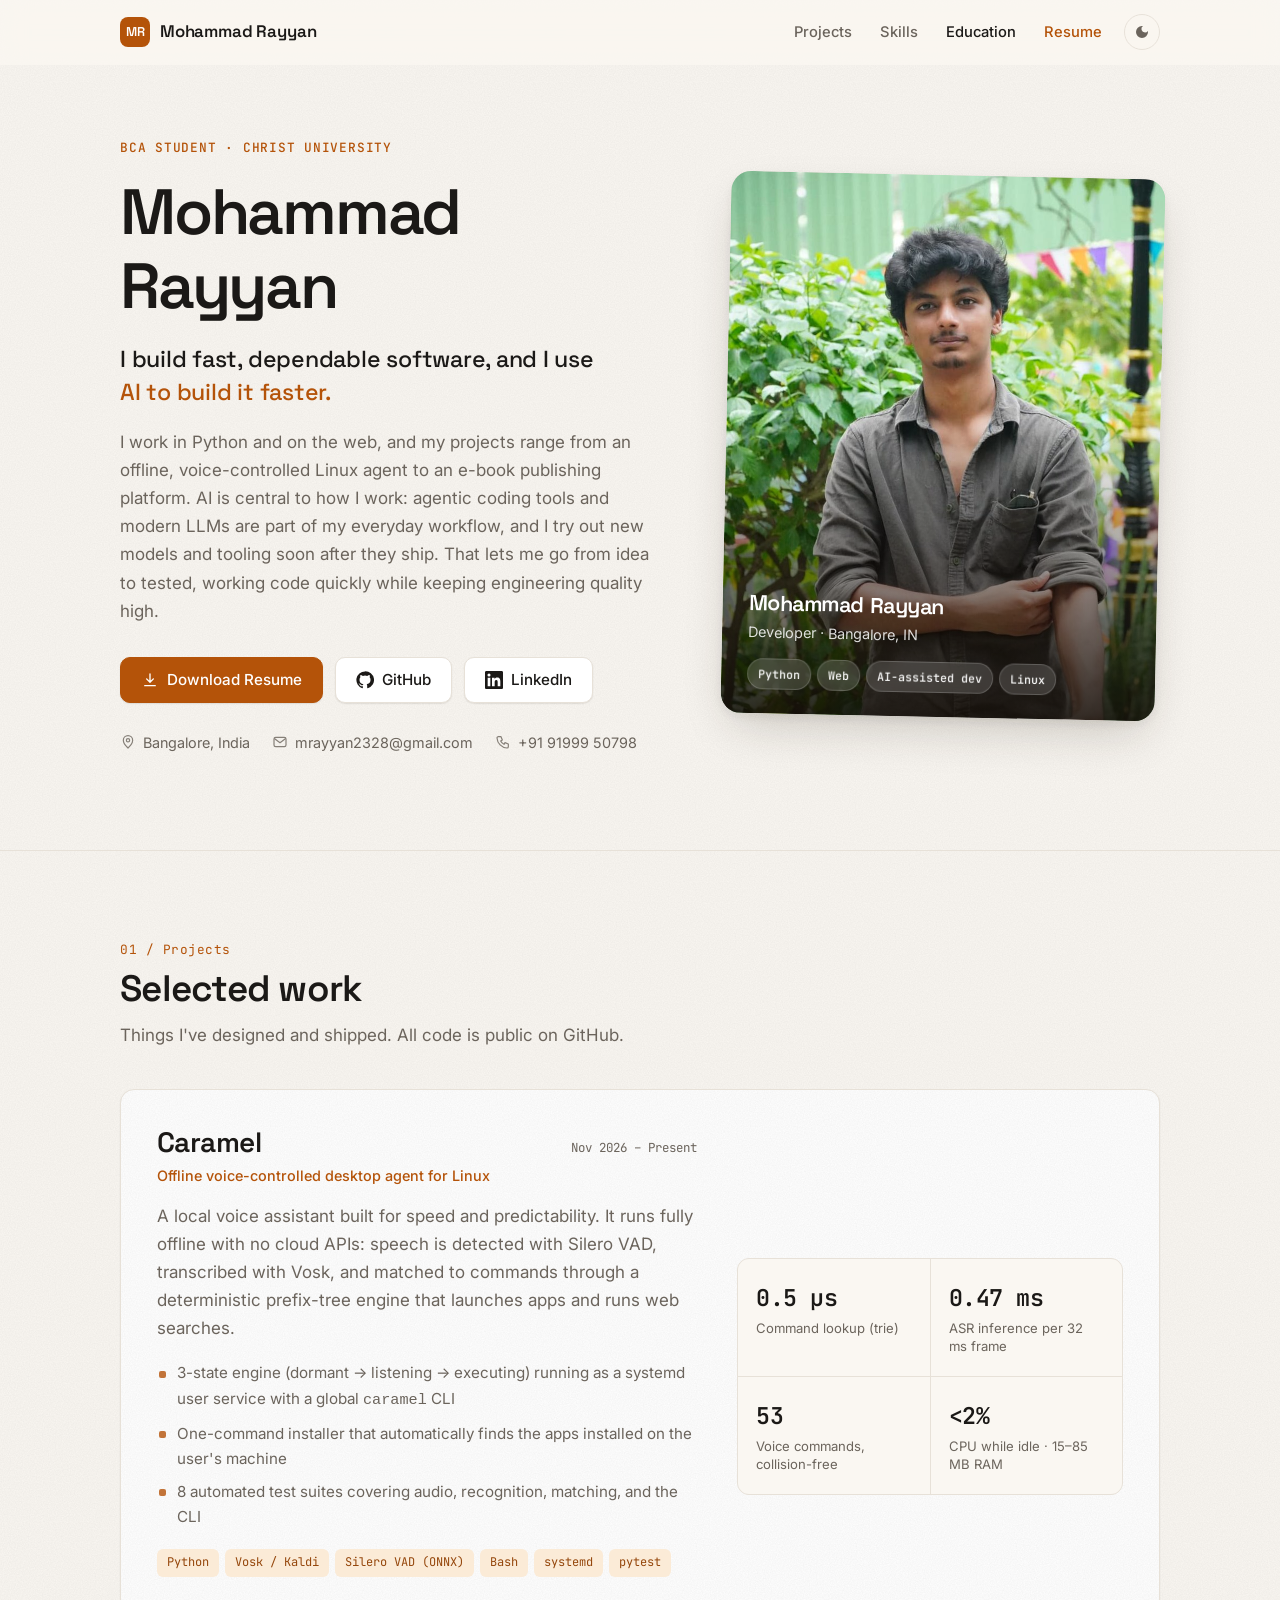
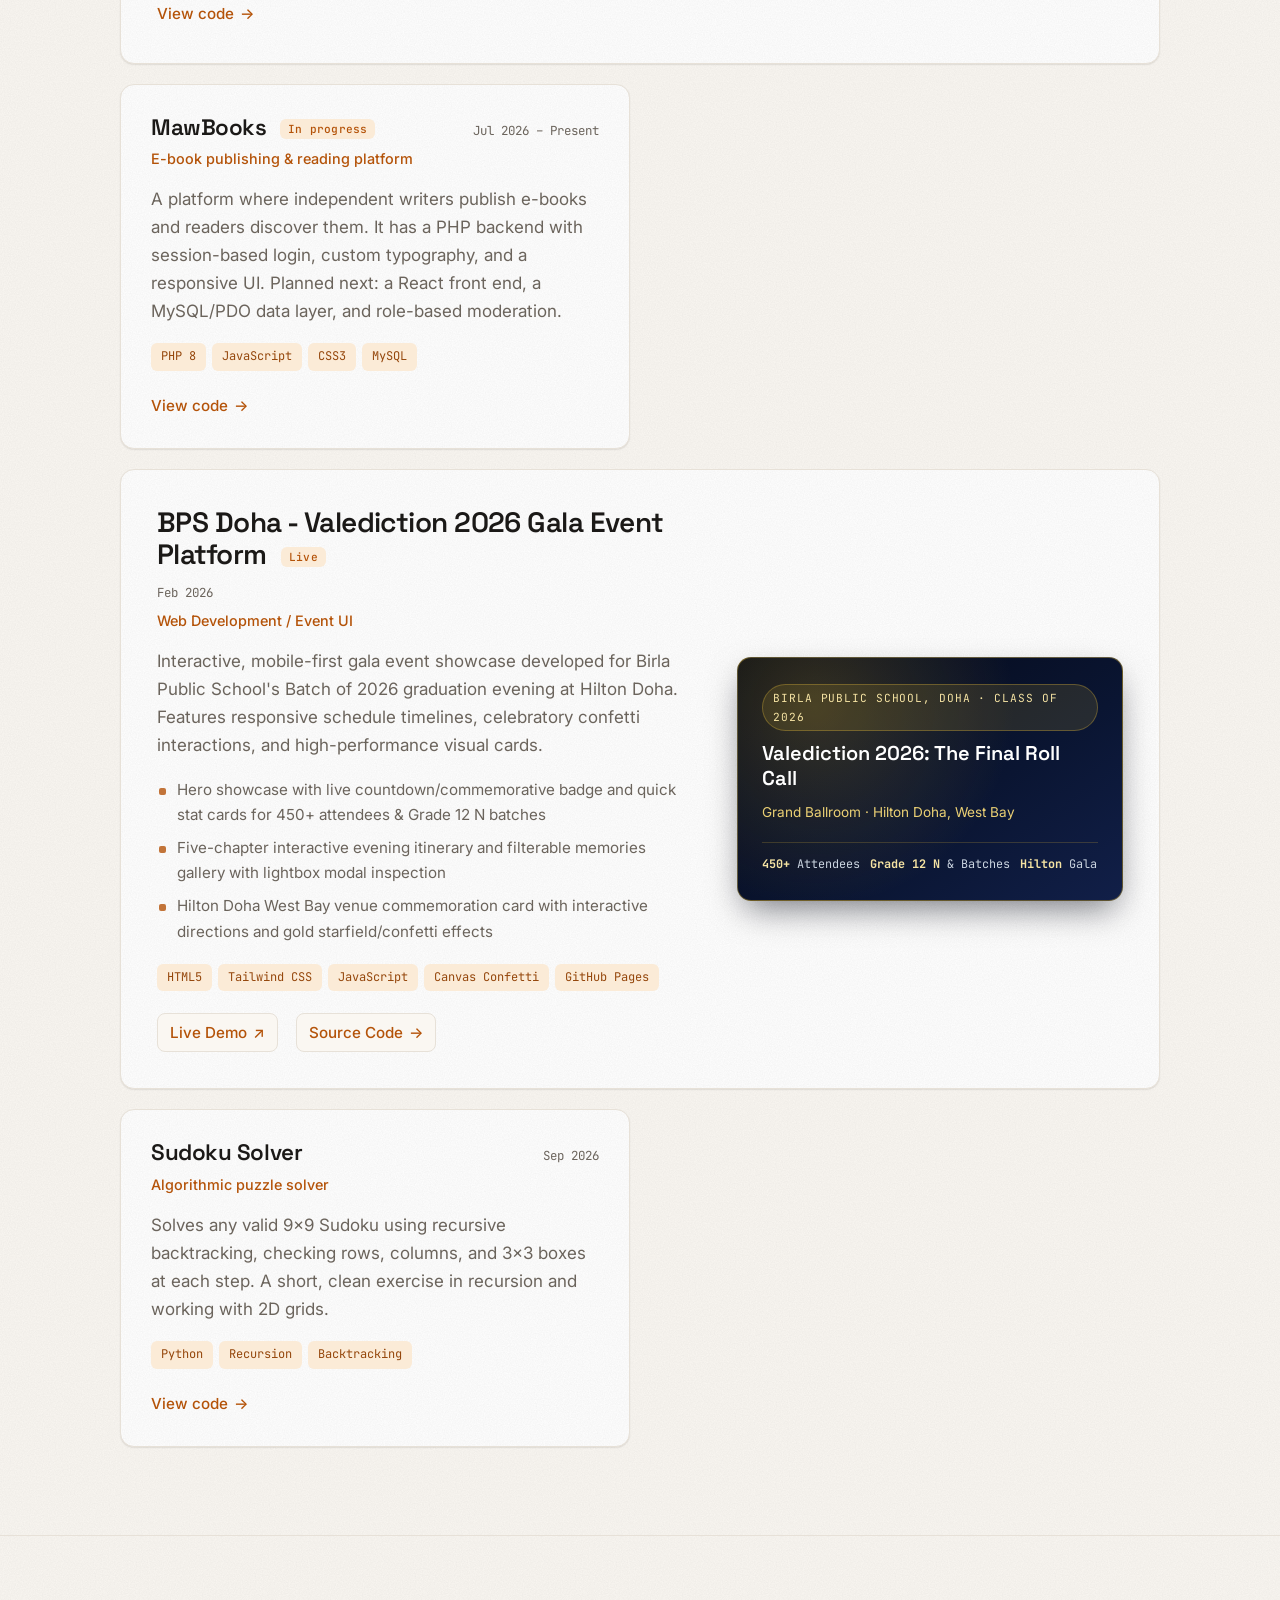
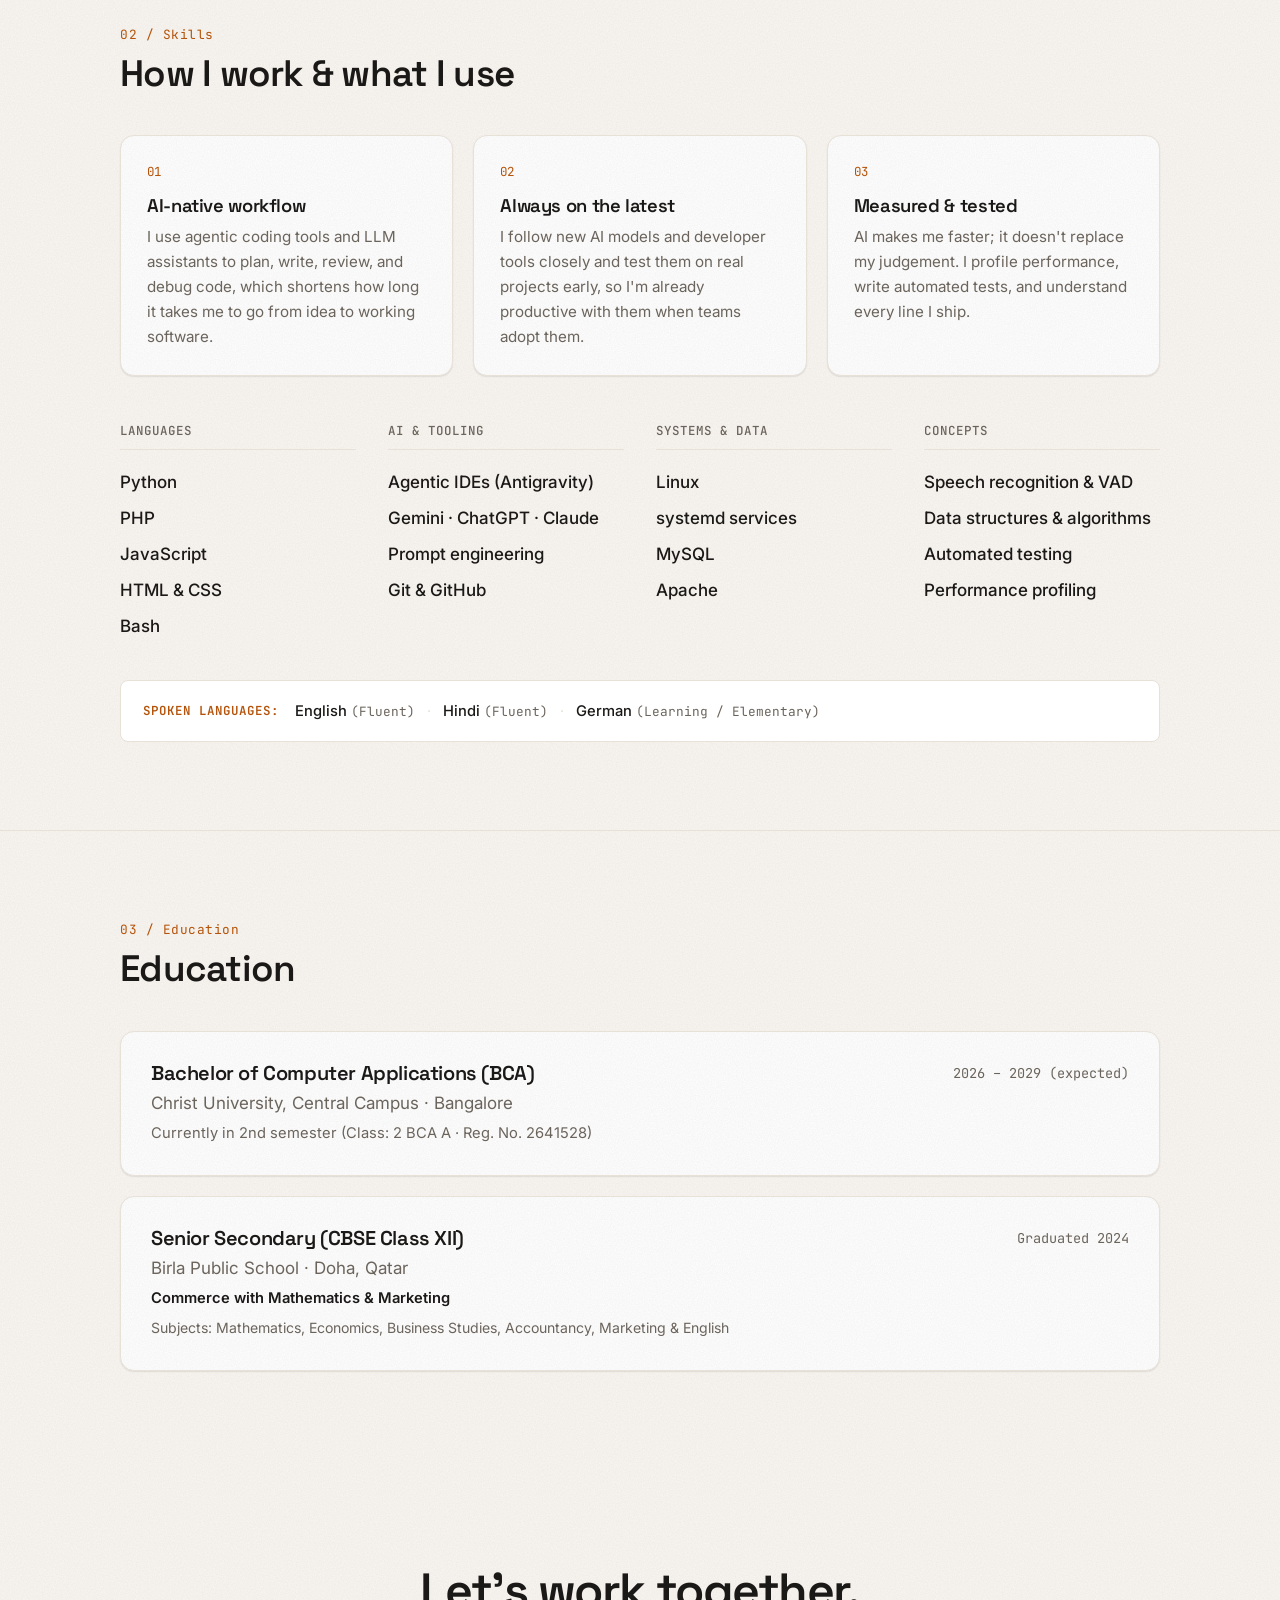
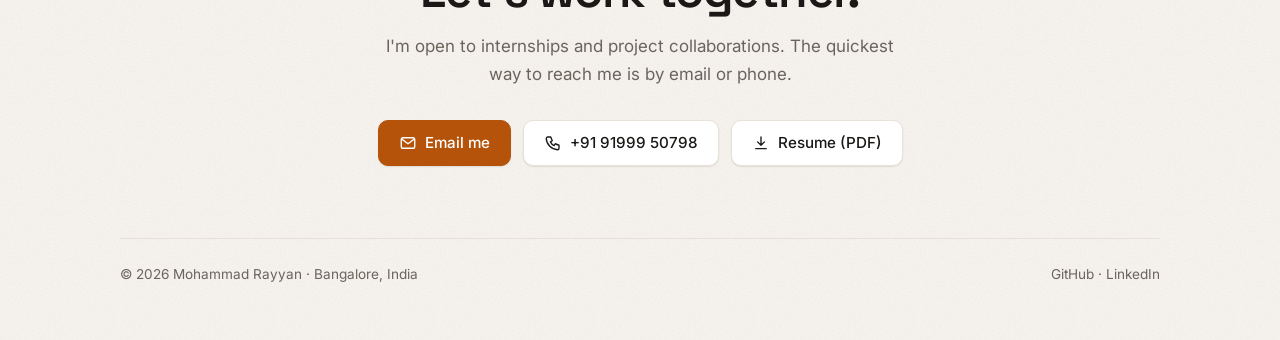
<file: index.html>
<!doctype html>
<html lang="en" class="no-js">
<head>
  <meta charset="utf-8" />
  <meta name="viewport" content="width=device-width, initial-scale=1" />
  <title>Mohammad Rayyan | Developer &amp; BCA Student, Bangalore</title>
  <meta name="description" content="Portfolio of Mohammad Rayyan, BCA student at Christ University, Bangalore. Python and web developer with an AI-first workflow, building fast offline voice agents and full-stack web apps." />
  <meta name="author" content="Mohammad Rayyan" />
  <meta name="theme-color" content="#faf7f2" media="(prefers-color-scheme: light)" />
  <meta name="theme-color" content="#141210" media="(prefers-color-scheme: dark)" />
  <link rel="canonical" href="https://rayyan-error.github.io/" />

  <meta property="og:type" content="website" />
  <meta property="og:title" content="Mohammad Rayyan | Developer & BCA Student" />
  <meta property="og:description" content="Python and web developer with an AI-first workflow. Projects, skills, and resume." />
  <meta property="og:url" content="https://rayyan-error.github.io/" />
  <meta property="og:image" content="https://rayyan-error.github.io/assets/og-image.jpg" />
  <meta name="twitter:card" content="summary_large_image" />

  <link rel="icon" href="assets/favicon.svg" type="image/svg+xml" />
  <link rel="preconnect" href="https://fonts.googleapis.com" />
  <link rel="preconnect" href="https://fonts.gstatic.com" crossorigin />
  <link href="https://fonts.googleapis.com/css2?family=Inter:wght@400;500;600&family=JetBrains+Mono:wght@500;600&family=Space+Grotesk:wght@500;600&display=swap" rel="stylesheet" />
  <link rel="stylesheet" href="styles.css" />
  <link rel="preload" as="image" href="assets/portrait.jpg" />

  <script type="application/ld+json">
  {
    "@context": "https://schema.org",
    "@type": "Person",
    "name": "Mohammad Rayyan",
    "url": "https://rayyan-error.github.io/",
    "email": "mailto:mrayyan2328@gmail.com",
    "telephone": "+91-9199950798",
    "address": { "@type": "PostalAddress", "addressLocality": "Bangalore", "addressCountry": "IN" },
    "alumniOf": { "@type": "CollegeOrUniversity", "name": "Christ University" },
    "sameAs": ["https://github.com/rayyan-error", "https://www.linkedin.com/in/rayyan-error"]
  }
  </script>
</head>
<body>
  <a class="skip-link" href="#main">Skip to content</a>

  <!-- SVG icon sprite -->
  <svg width="0" height="0" style="position:absolute" aria-hidden="true">
    <symbol id="i-github" viewBox="0 0 24 24"><path fill="currentColor" d="M12 .5a11.5 11.5 0 0 0-3.64 22.41c.58.1.79-.25.79-.56v-2c-3.2.7-3.88-1.37-3.88-1.37-.53-1.34-1.29-1.7-1.29-1.7-1.05-.72.08-.7.08-.7 1.16.08 1.77 1.19 1.77 1.19 1.03 1.77 2.71 1.26 3.37.96.1-.75.4-1.26.73-1.55-2.55-.29-5.24-1.28-5.24-5.68 0-1.26.45-2.28 1.18-3.09-.12-.29-.51-1.46.11-3.04 0 0 .97-.31 3.17 1.18a11 11 0 0 1 5.77 0c2.2-1.49 3.17-1.18 3.17-1.18.62 1.58.23 2.75.11 3.04.74.81 1.18 1.83 1.18 3.09 0 4.41-2.69 5.38-5.25 5.67.41.36.78 1.06.78 2.14v3.17c0 .31.21.67.8.56A11.5 11.5 0 0 0 12 .5Z"/></symbol>
    <symbol id="i-linkedin" viewBox="0 0 24 24"><path fill="currentColor" d="M20.45 20.45h-3.56v-5.57c0-1.33-.02-3.04-1.85-3.04-1.85 0-2.14 1.45-2.14 2.94v5.67H9.34V9h3.42v1.56h.05c.48-.9 1.64-1.85 3.37-1.85 3.6 0 4.27 2.37 4.27 5.46v6.28ZM5.34 7.43a2.06 2.06 0 1 1 0-4.13 2.06 2.06 0 0 1 0 4.13ZM7.12 20.45H3.56V9h3.56v11.45ZM22.22 0H1.77C.79 0 0 .77 0 1.73v20.54C0 23.23.79 24 1.77 24h20.45c.98 0 1.78-.77 1.78-1.73V1.73C24 .77 23.2 0 22.22 0Z"/></symbol>
    <symbol id="i-mail" viewBox="0 0 24 24"><g fill="none" stroke="currentColor" stroke-width="1.8" stroke-linecap="round" stroke-linejoin="round"><rect x="3" y="5" width="18" height="14" rx="2.5"/><path d="m4 7 8 6 8-6"/></g></symbol>
    <symbol id="i-phone" viewBox="0 0 24 24"><path fill="none" stroke="currentColor" stroke-width="1.8" stroke-linecap="round" stroke-linejoin="round" d="M5 4h4l2 5-2.5 1.5a11 11 0 0 0 5 5L15 13l5 2v4a2 2 0 0 1-2 2A16 16 0 0 1 3 6a2 2 0 0 1 2-2Z"/></symbol>
    <symbol id="i-pin" viewBox="0 0 24 24"><g fill="none" stroke="currentColor" stroke-width="1.8" stroke-linecap="round" stroke-linejoin="round"><path d="M12 21s-7-6.2-7-11.5a7 7 0 0 1 14 0C19 14.8 12 21 12 21Z"/><circle cx="12" cy="9.5" r="2.5"/></g></symbol>
    <symbol id="i-download" viewBox="0 0 24 24"><path fill="none" stroke="currentColor" stroke-width="1.8" stroke-linecap="round" stroke-linejoin="round" d="M12 4v11m0 0-4.5-4.5M12 15l4.5-4.5M5 19.5h14"/></symbol>
    <symbol id="i-moon" viewBox="0 0 24 24"><path fill="currentColor" d="M12 3a9 9 0 1 0 9 9c0-.46-.04-.92-.1-1.36a5.389 5.389 0 0 1-4.4 2.26 5.403 5.403 0 0 1-3.14-9.79c-.44-.07-.9-.11-1.36-.11Z"/></symbol>
    <symbol id="i-sun" viewBox="0 0 24 24"><g fill="none" stroke="currentColor" stroke-width="2" stroke-linecap="round"><circle cx="12" cy="12" r="4"/><path d="M12 2v2m0 16v2M4.93 4.93l1.41 1.41m11.32 11.32 1.41 1.41M2 12h2m16 0h2M6.34 17.66l-1.41 1.41m14.14-14.14-1.41 1.41"/></g></symbol>
  </svg>

  <header class="nav" id="nav">
    <div class="container nav__inner">
      <a class="nav__brand" href="#top" id="nav-home"><span class="nav__mark" aria-hidden="true">MR</span>Mohammad Rayyan</a>
      <nav class="nav__links" aria-label="Primary">
        <a href="#projects" id="nav-projects">Projects</a>
        <a href="#skills" id="nav-skills">Skills</a>
        <a href="#education" id="nav-education">Education</a>
        <a href="resume.pdf" class="nav__cta" id="nav-resume" download>Resume</a>
        <button class="theme-toggle" id="theme-toggle" aria-label="Toggle color theme" type="button">
          <svg class="icon-moon" aria-hidden="true"><use href="#i-moon"/></svg>
          <svg class="icon-sun" aria-hidden="true"><use href="#i-sun"/></svg>
        </button>
      </nav>
    </div>
  </header>

  <main id="main">
    <!-- ============ HERO ============ -->
    <section class="hero" id="top">
      <div class="container hero__grid">
        <div class="hero__text">
          <p class="eyebrow reveal">BCA Student · Christ University</p>
          <h1 class="reveal">Mohammad Rayyan</h1>
          <p class="hero__lead reveal">I build fast, dependable software, and I use <em>AI to build it faster.</em></p>
          <p class="hero__body reveal">
            I work in Python and on the web, and my projects range from an offline, voice-controlled
            Linux agent to an e-book publishing platform. AI is central to how I work: agentic coding
            tools and modern LLMs are part of my everyday workflow, and I try out new models and tooling
            soon after they ship. That lets me go from idea to tested, working code quickly while keeping
            engineering quality high.
          </p>
          <div class="hero__actions reveal">
            <a class="btn btn--primary" href="resume.pdf" download id="hero-resume">
              <svg aria-hidden="true"><use href="#i-download"/></svg>Download Resume
            </a>
            <a class="btn" href="https://github.com/rayyan-error" target="_blank" rel="noopener" id="hero-github">
              <svg aria-hidden="true"><use href="#i-github"/></svg>GitHub
            </a>
            <a class="btn" href="https://www.linkedin.com/in/rayyan-error" target="_blank" rel="noopener" id="hero-linkedin">
              <svg aria-hidden="true"><use href="#i-linkedin"/></svg>LinkedIn
            </a>
          </div>
          <div class="hero__meta reveal">
            <span><svg aria-hidden="true"><use href="#i-pin"/></svg>Bangalore, India</span>
            <a href="mailto:mrayyan2328@gmail.com" id="hero-email"><svg aria-hidden="true"><use href="#i-mail"/></svg>mrayyan2328@gmail.com</a>
            <a href="tel:+919199950798" id="hero-phone"><svg aria-hidden="true"><use href="#i-phone"/></svg>+91 91999 50798</a>
          </div>
        </div>

        <figure class="hero__media reveal">
          <div class="portrait">
            <img src="assets/portrait.jpg" width="800" height="1000" alt="Portrait of Mohammad Rayyan" />
            <figcaption class="portrait__overlay">
              <div class="portrait__name">Mohammad Rayyan</div>
              <div class="portrait__role">Developer · Bangalore, IN</div>
              <div class="portrait__tags"><span>Python</span><span>Web</span><span>AI-assisted dev</span><span>Linux</span></div>
            </figcaption>
          </div>
        </figure>
      </div>
    </section>

    <!-- ============ PROJECTS ============ -->
    <section class="section" id="projects">
      <div class="container">
        <div class="section__head reveal">
          <span class="section__num">01 / Projects</span>
          <h2>Selected work</h2>
          <p>Things I've designed and shipped. All code is public on GitHub.</p>
        </div>

        <div class="projects">
          <article class="card project project--featured reveal">
            <div>
              <div class="project__top">
                <h3>Caramel</h3>
                <span class="project__date">Nov 2026 – Present</span>
              </div>
              <p class="project__kicker">Offline voice-controlled desktop agent for Linux</p>
              <p class="project__desc">
                A local voice assistant built for speed and predictability. It runs fully offline with
                no cloud APIs: speech is detected with Silero VAD, transcribed with Vosk, and matched
                to commands through a deterministic prefix-tree engine that launches apps and runs web searches.
              </p>
              <ul class="project__points">
                <li>3-state engine (dormant → listening → executing) running as a systemd user service with a global <code>caramel</code> CLI</li>
                <li>One-command installer that automatically finds the apps installed on the user's machine</li>
                <li>8 automated test suites covering audio, recognition, matching, and the CLI</li>
              </ul>
              <ul class="tags" aria-label="Tech stack">
                <li>Python</li><li>Vosk / Kaldi</li><li>Silero VAD (ONNX)</li><li>Bash</li><li>systemd</li><li>pytest</li>
              </ul>
              <a class="link-arrow" href="https://github.com/rayyan-error/Caramel" target="_blank" rel="noopener" id="proj-caramel">View code <span aria-hidden="true">→</span></a>
            </div>
            <div class="metrics" aria-label="Performance metrics">
              <div class="metric"><div class="metric__value">0.5 µs</div><div class="metric__label">Command lookup (trie)</div></div>
              <div class="metric"><div class="metric__value">0.47 ms</div><div class="metric__label">ASR inference per 32 ms frame</div></div>
              <div class="metric"><div class="metric__value">53</div><div class="metric__label">Voice commands, collision-free</div></div>
              <div class="metric"><div class="metric__value">&lt;2%</div><div class="metric__label">CPU while idle · 15–85 MB RAM</div></div>
            </div>
          </article>

          <article class="card project reveal">
            <div class="project__top">
              <h3>MawBooks <span class="status">In progress</span></h3>
              <span class="project__date">Jul 2026 – Present</span>
            </div>
            <p class="project__kicker">E-book publishing &amp; reading platform</p>
            <p class="project__desc">
              A platform where independent writers publish e-books and readers discover them. It has
              a PHP backend with session-based login, custom typography, and a responsive UI. Planned
              next: a React front end, a MySQL/PDO data layer, and role-based moderation.
            </p>
            <ul class="tags" aria-label="Tech stack">
              <li>PHP 8</li><li>JavaScript</li><li>CSS3</li><li>MySQL</li>
            </ul>
            <a class="link-arrow" href="https://github.com/rayyan-error/MawBooks" target="_blank" rel="noopener" id="proj-mawbooks">View code <span aria-hidden="true">→</span></a>
          </article>

          <article class="card project project--featured reveal">
            <div>
              <div class="project__top">
                <h3>BPS Doha - Valediction 2026 Gala Event Platform <span class="status">Live</span></h3>
                <span class="project__date">Feb 2026</span>
              </div>
              <p class="project__kicker">Web Development / Event UI</p>
              <p class="project__desc">
                Interactive, mobile-first gala event showcase developed for Birla Public School's Batch of 2026 graduation evening at Hilton Doha. Features responsive schedule timelines, celebratory confetti interactions, and high-performance visual cards.
              </p>
              <ul class="project__points">
                <li>Hero showcase with live countdown/commemorative badge and quick stat cards for 450+ attendees &amp; Grade 12 N batches</li>
                <li>Five-chapter interactive evening itinerary and filterable memories gallery with lightbox modal inspection</li>
                <li>Hilton Doha West Bay venue commemoration card with interactive directions and gold starfield/confetti effects</li>
              </ul>
              <ul class="tags" aria-label="Tech stack">
                <li>HTML5</li><li>Tailwind CSS</li><li>JavaScript</li><li>Canvas Confetti</li><li>GitHub Pages</li>
              </ul>
              <div class="project__links">
                <a class="link-arrow link-arrow--inline" href="https://rayyan-error.github.io/bps-doha-farewell-2026/" target="_blank" rel="noopener" id="proj-bps-live">Live Demo <span aria-hidden="true">↗</span></a>
                <a class="link-arrow link-arrow--inline" href="https://github.com/rayyan-error/bps-doha-farewell-2026" target="_blank" rel="noopener" id="proj-bps-code">Source Code <span aria-hidden="true">→</span></a>
              </div>
            </div>
            <a class="project__thumb" href="https://rayyan-error.github.io/bps-doha-farewell-2026/" target="_blank" rel="noopener" aria-label="Open BPS Doha Valediction 2026 Live Website">
              <div class="project__thumb-card">
                <div class="project__thumb-badge">Birla Public School, Doha · Class of 2026</div>
                <div class="project__thumb-title">Valediction 2026: The Final Roll Call</div>
                <div class="project__thumb-sub">Grand Ballroom · Hilton Doha, West Bay</div>
                <div class="project__thumb-stats">
                  <span><strong>450+</strong> Attendees</span>
                  <span><strong>Grade 12 N</strong> &amp; Batches</span>
                  <span><strong>Hilton</strong> Gala</span>
                </div>
              </div>
            </a>
          </article>

          <article class="card project reveal">
            <div class="project__top">
              <h3>Sudoku Solver</h3>
              <span class="project__date">Sep 2026</span>
            </div>
            <p class="project__kicker">Algorithmic puzzle solver</p>
            <p class="project__desc">
              Solves any valid 9×9 Sudoku using recursive backtracking, checking rows, columns, and
              3×3 boxes at each step. A short, clean exercise in recursion and working with 2D grids.
            </p>
            <ul class="tags" aria-label="Tech stack">
              <li>Python</li><li>Recursion</li><li>Backtracking</li>
            </ul>
            <a class="link-arrow" href="https://github.com/rayyan-error/sudoku-solver-py" target="_blank" rel="noopener" id="proj-sudoku">View code <span aria-hidden="true">→</span></a>
          </article>
        </div>
      </div>
    </section>

    <!-- ============ SKILLS ============ -->
    <section class="section" id="skills">
      <div class="container">
        <div class="section__head reveal">
          <span class="section__num">02 / Skills</span>
          <h2>How I work &amp; what I use</h2>
        </div>

        <div class="approach">
          <div class="card reveal">
            <span class="approach__num">01</span>
            <h3>AI-native workflow</h3>
            <p>I use agentic coding tools and LLM assistants to plan, write, review, and debug code, which shortens how long it takes me to go from idea to working software.</p>
          </div>
          <div class="card reveal">
            <span class="approach__num">02</span>
            <h3>Always on the latest</h3>
            <p>I follow new AI models and developer tools closely and test them on real projects early, so I'm already productive with them when teams adopt them.</p>
          </div>
          <div class="card reveal">
            <span class="approach__num">03</span>
            <h3>Measured &amp; tested</h3>
            <p>AI makes me faster; it doesn't replace my judgement. I profile performance, write automated tests, and understand every line I ship.</p>
          </div>
        </div>

        <div class="skills reveal">
          <div>
            <h3>Languages</h3>
            <ul><li>Python</li><li>PHP</li><li>JavaScript</li><li>HTML &amp; CSS</li><li>Bash</li></ul>
          </div>
          <div>
            <h3>AI &amp; Tooling</h3>
            <ul><li>Agentic IDEs (Antigravity)</li><li>Gemini · ChatGPT · Claude</li><li>Prompt engineering</li><li>Git &amp; GitHub</li></ul>
          </div>
          <div>
            <h3>Systems &amp; Data</h3>
            <ul><li>Linux</li><li>systemd services</li><li>MySQL</li><li>Apache</li></ul>
          </div>
          <div>
            <h3>Concepts</h3>
            <ul><li>Speech recognition &amp; VAD</li><li>Data structures &amp; algorithms</li><li>Automated testing</li><li>Performance profiling</li></ul>
          </div>
        </div>

        <div class="skills-spoken reveal">
          <span class="skills-spoken__label">Spoken Languages:</span>
          <span class="skills-spoken__item">English <small>(Fluent)</small></span>
          <span class="skills-spoken__sep" aria-hidden="true">·</span>
          <span class="skills-spoken__item">Hindi <small>(Fluent)</small></span>
          <span class="skills-spoken__sep" aria-hidden="true">·</span>
          <span class="skills-spoken__item">German <small>(Learning / Elementary)</small></span>
        </div>
      </div>
    </section>

    <!-- ============ EDUCATION ============ -->
    <section class="section" id="education">
      <div class="container">
        <div class="section__head reveal">
          <span class="section__num">03 / Education</span>
          <h2>Education</h2>
        </div>

        <div class="edu-grid">
          <div class="card edu reveal">
            <div>
              <h3>Bachelor of Computer Applications (BCA)</h3>
              <p>Christ University, Central Campus · Bangalore</p>
              <p class="edu__sub">Currently in 2nd semester (Class: 2 BCA A · Reg. No. 2641528)</p>
            </div>
            <span class="edu__date">2026 – 2029 (expected)</span>
          </div>

          <div class="card edu reveal">
            <div>
              <h3>Senior Secondary (CBSE Class XII)</h3>
              <p>Birla Public School · Doha, Qatar</p>
              <p class="edu__sub"><strong>Commerce with Mathematics &amp; Marketing</strong></p>
              <p class="edu__subjects">Subjects: Mathematics, Economics, Business Studies, Accountancy, Marketing &amp; English</p>
            </div>
            <span class="edu__date">Graduated 2024</span>
          </div>
        </div>
      </div>
    </section>

    <!-- ============ CONTACT ============ -->
    <section class="contact" id="contact">
      <div class="container">
        <h2 class="reveal">Let's work together.</h2>
        <p class="reveal">I'm open to internships and project collaborations. The quickest way to reach me is by email or phone.</p>
        <div class="contact__actions reveal">
          <a class="btn btn--primary" href="mailto:mrayyan2328@gmail.com" id="contact-email">
            <svg aria-hidden="true"><use href="#i-mail"/></svg>Email me
          </a>
          <a class="btn" href="tel:+919199950798" id="contact-phone">
            <svg aria-hidden="true"><use href="#i-phone"/></svg>+91 91999 50798
          </a>
          <a class="btn" href="resume.pdf" download id="contact-resume">
            <svg aria-hidden="true"><use href="#i-download"/></svg>Resume (PDF)
          </a>
        </div>
        <footer class="footer">
          <span>© <span id="year">2026</span> Mohammad Rayyan · Bangalore, India</span>
          <span><a href="https://github.com/rayyan-error" target="_blank" rel="noopener" id="footer-github">GitHub</a> · <a href="https://www.linkedin.com/in/rayyan-error" target="_blank" rel="noopener" id="footer-linkedin">LinkedIn</a></span>
        </footer>
      </div>
    </section>
  </main>

  <script src="script.js" defer></script>
</body>
</html>
</file>
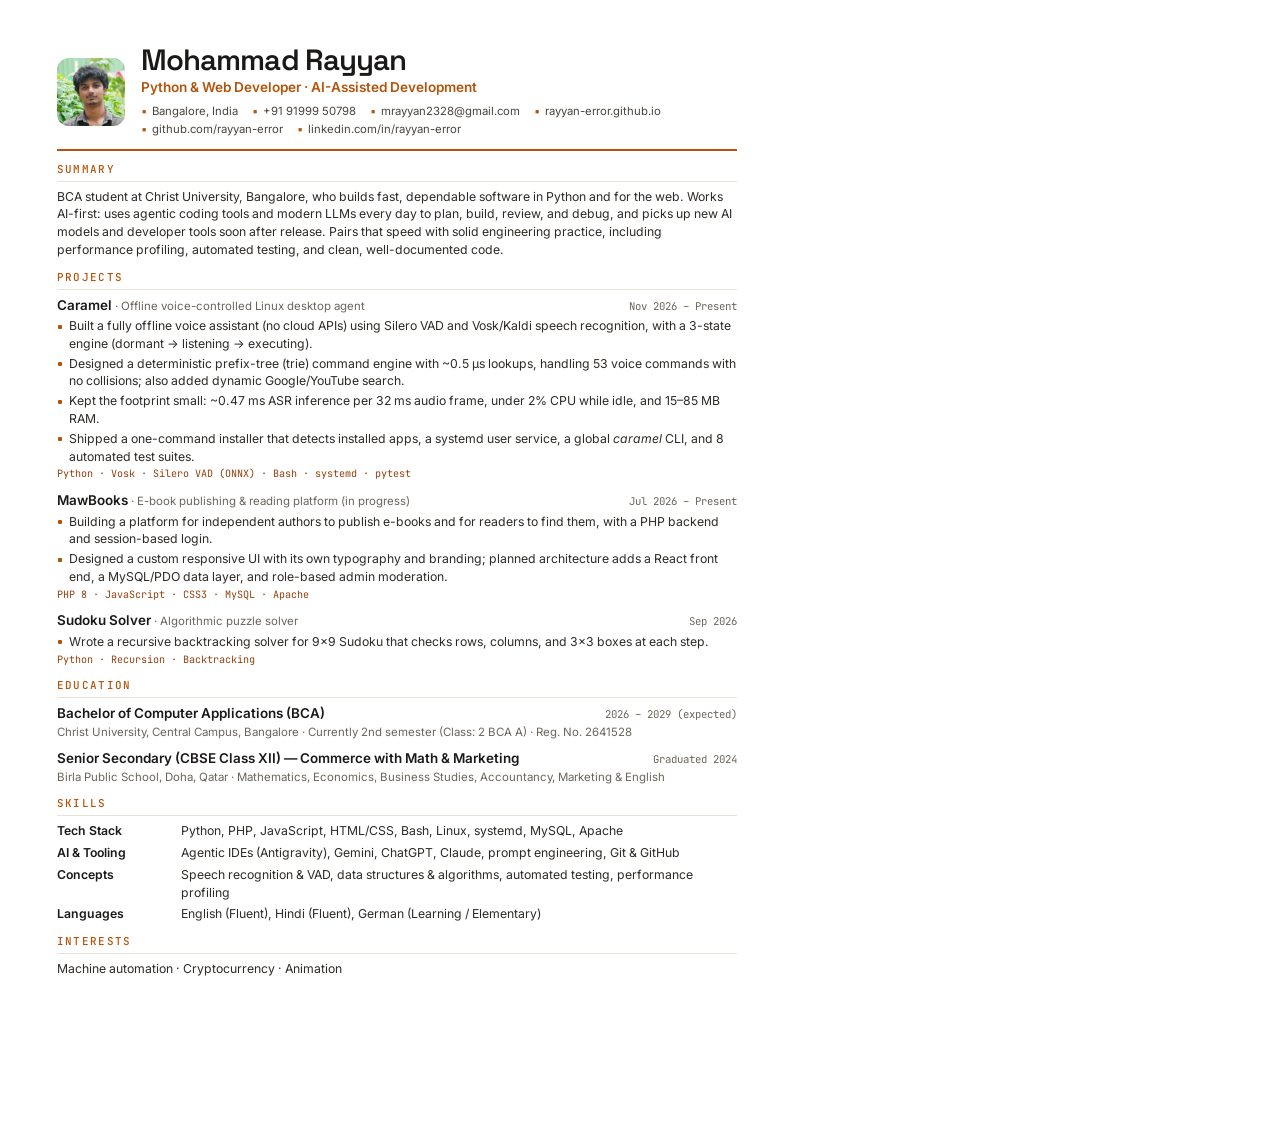
<file: resume-src/resume.html>
<!doctype html>
<html lang="en">
<head>
<meta charset="utf-8" />
<title>Mohammad Rayyan — Resume</title>
<link rel="preconnect" href="https://fonts.googleapis.com" />
<link rel="preconnect" href="https://fonts.gstatic.com" crossorigin />
<link href="https://fonts.googleapis.com/css2?family=Inter:wght@400;500;600&family=JetBrains+Mono:wght@500&family=Space+Grotesk:wght@600&display=swap" rel="stylesheet" />
<style>
  @page { size: A4; margin: 0; }
  * { box-sizing: border-box; margin: 0; padding: 0; }
  html, body { width: 210mm; }
  body {
    font-family: "Inter", Arial, sans-serif; font-size: 9.2pt; line-height: 1.45;
    color: #1b1917; background: #fff; -webkit-print-color-adjust: exact; print-color-adjust: exact;
  }
  .page { width: 210mm; min-height: 297mm; padding: 12mm 15mm 10mm; }
  a { color: inherit; text-decoration: none; }
  ul { list-style: none; }

  header { display: flex; gap: 16px; align-items: center; padding-bottom: 11px; border-bottom: 2px solid #b45309; margin-bottom: 10px; }
  header img { width: 68px; height: 68px; border-radius: 12px; object-fit: cover; }
  header .who { flex: 1; }
  h1 { font-family: "Space Grotesk", Arial, sans-serif; font-weight: 600; font-size: 22pt; letter-spacing: -0.03em; line-height: 1.05; }
  .title { color: #b45309; font-weight: 600; font-size: 10.2pt; margin: 2px 0 5px; }
  .contact { display: flex; flex-wrap: wrap; gap: 2px 14px; font-size: 8.5pt; color: #4a443e; }
  .contact span::before { content: "▪"; color: #b45309; margin-right: 5px; }

  h2 {
    font-family: "JetBrains Mono", monospace; font-weight: 500; font-size: 8.2pt;
    text-transform: uppercase; letter-spacing: 0.12em; color: #b45309;
    margin: 11px 0 6px; padding-bottom: 3px; border-bottom: 1px solid #e7e1d8;
  }
  .summary { color: #2e2a26; }

  .item { margin-bottom: 9px; }
  .item__head { display: flex; justify-content: space-between; align-items: baseline; gap: 10px; }
  .item__name { font-weight: 600; font-size: 10.1pt; }
  .item__name small { font-weight: 400; color: #6b645c; font-size: 8.6pt; }
  .item__date { font-family: "JetBrains Mono", monospace; font-size: 8pt; color: #6b645c; white-space: nowrap; }
  .item__sub { color: #6b645c; font-size: 8.6pt; margin-bottom: 3px; }
  .item ul li { position: relative; padding-left: 12px; margin-top: 2px; color: #2e2a26; }
  .item ul li::before { content: ""; position: absolute; left: 1px; top: 0.62em; width: 4px; height: 4px; background: #b45309; border-radius: 1px; }
  .stack { font-family: "JetBrains Mono", monospace; font-size: 7.6pt; color: #92400e; margin-top: 2px; }

  .skills { display: grid; grid-template-columns: 112px 1fr; gap: 4px 12px; }
  .skills dt { font-weight: 600; }
  .skills dd { color: #2e2a26; }
</style>
</head>
<body>
<div class="page">
  <header>
    <img src="../assets/headshot.jpg" alt="" />
    <div class="who">
      <h1>Mohammad Rayyan</h1>
      <div class="title">Python &amp; Web Developer · AI-Assisted Development</div>
      <div class="contact">
        <span>Bangalore, India</span>
        <span>+91 91999 50798</span>
        <span>mrayyan2328@gmail.com</span>
        <span>rayyan-error.github.io</span>
        <span>github.com/rayyan-error</span>
        <span>linkedin.com/in/rayyan-error</span>
      </div>
    </div>
  </header>

  <h2>Summary</h2>
  <p class="summary">
    BCA student at Christ University, Bangalore, who builds fast, dependable software in Python and for the web.
    Works AI-first: uses agentic coding tools and modern LLMs every day to plan, build, review, and debug,
    and picks up new AI models and developer tools soon after release. Pairs that speed with solid engineering
    practice, including performance profiling, automated testing, and clean, well-documented code.
  </p>

  <h2>Projects</h2>
  <div class="item">
    <div class="item__head">
      <span class="item__name">Caramel <small>· Offline voice-controlled Linux desktop agent</small></span>
      <span class="item__date">Nov 2026 – Present</span>
    </div>
    <ul>
      <li>Built a fully offline voice assistant (no cloud APIs) using Silero VAD and Vosk/Kaldi speech recognition, with a 3-state engine (dormant → listening → executing).</li>
      <li>Designed a deterministic prefix-tree (trie) command engine with ~0.5 µs lookups, handling 53 voice commands with no collisions; also added dynamic Google/YouTube search.</li>
      <li>Kept the footprint small: ~0.47 ms ASR inference per 32 ms audio frame, under 2% CPU while idle, and 15–85 MB RAM.</li>
      <li>Shipped a one-command installer that detects installed apps, a systemd user service, a global <i>caramel</i> CLI, and 8 automated test suites.</li>
    </ul>
    <div class="stack">Python · Vosk · Silero VAD (ONNX) · Bash · systemd · pytest</div>
  </div>

  <div class="item">
    <div class="item__head">
      <span class="item__name">MawBooks <small>· E-book publishing &amp; reading platform (in progress)</small></span>
      <span class="item__date">Jul 2026 – Present</span>
    </div>
    <ul>
      <li>Building a platform for independent authors to publish e-books and for readers to find them, with a PHP backend and session-based login.</li>
      <li>Designed a custom responsive UI with its own typography and branding; planned architecture adds a React front end, a MySQL/PDO data layer, and role-based admin moderation.</li>
    </ul>
    <div class="stack">PHP 8 · JavaScript · CSS3 · MySQL · Apache</div>
  </div>

  <div class="item">
    <div class="item__head">
      <span class="item__name">Sudoku Solver <small>· Algorithmic puzzle solver</small></span>
      <span class="item__date">Sep 2026</span>
    </div>
    <ul>
      <li>Wrote a recursive backtracking solver for 9×9 Sudoku that checks rows, columns, and 3×3 boxes at each step.</li>
    </ul>
    <div class="stack">Python · Recursion · Backtracking</div>
  </div>

  <h2>Education</h2>
  <div class="item">
    <div class="item__head">
      <span class="item__name">Bachelor of Computer Applications (BCA)</span>
      <span class="item__date">2026 – 2029 (expected)</span>
    </div>
    <div class="item__sub">Christ University, Central Campus, Bangalore · Currently 2nd semester (Class: 2 BCA A) · Reg. No. 2641528</div>
  </div>
  <div class="item">
    <div class="item__head">
      <span class="item__name">Senior Secondary (CBSE Class XII) — Commerce with Math &amp; Marketing</span>
      <span class="item__date">Graduated 2024</span>
    </div>
    <div class="item__sub">Birla Public School, Doha, Qatar · Mathematics, Economics, Business Studies, Accountancy, Marketing &amp; English</div>
  </div>

  <h2>Skills</h2>
  <dl class="skills">
    <dt>Tech Stack</dt><dd>Python, PHP, JavaScript, HTML/CSS, Bash, Linux, systemd, MySQL, Apache</dd>
    <dt>AI &amp; Tooling</dt><dd>Agentic IDEs (Antigravity), Gemini, ChatGPT, Claude, prompt engineering, Git &amp; GitHub</dd>
    <dt>Concepts</dt><dd>Speech recognition &amp; VAD, data structures &amp; algorithms, automated testing, performance profiling</dd>
    <dt>Languages</dt><dd>English (Fluent), Hindi (Fluent), German (Learning / Elementary)</dd>
  </dl>

  <h2>Interests</h2>
  <p class="summary">Machine automation · Cryptocurrency · Animation</p>
</div>
</body>
</html>
</file>
<file: styles.css>
/* ==========================================================================
   Mohammad Rayyan — Portfolio
   Theme: warm paper + ink, caramel accent. Auto dark mode.
   ========================================================================== */

:root {
  --bg: #faf7f2;
  --surface: #ffffff;
  --ink: #1b1917;
  --muted: #6b645c;
  --line: #e7e1d8;
  --accent: #b45309;
  --accent-hover: #92400e;
  --accent-soft: #fbebd7;
  --on-accent: #ffffff;

  --shadow-sm: 0 1px 2px rgba(40, 30, 20, 0.06), 0 1px 1px rgba(40, 30, 20, 0.04);
  --shadow-md: 0 2px 4px rgba(40, 30, 20, 0.05), 0 8px 24px -6px rgba(40, 30, 20, 0.12);
  --shadow-lg: 0 4px 8px rgba(40, 30, 20, 0.06), 0 20px 48px -12px rgba(40, 30, 20, 0.22);

  --font-head: "Space Grotesk", system-ui, sans-serif;
  --font-body: "Inter", system-ui, -apple-system, "Segoe UI", sans-serif;
  --font-mono: "JetBrains Mono", ui-monospace, SFMono-Regular, Menlo, monospace;

  --radius: 14px;
  --radius-sm: 8px;
  --max: 1040px;
  --ease: cubic-bezier(0.22, 1, 0.36, 1);

  --noise: url("data:image/svg+xml,%3Csvg xmlns='http://www.w3.org/2000/svg' width='160' height='160'%3E%3Cfilter id='n'%3E%3CfeTurbulence type='fractalNoise' baseFrequency='.85' numOctaves='3' stitchTiles='stitch'/%3E%3CfeColorMatrix values='0 0 0 0 0 0 0 0 0 0 0 0 0 0 0 0 0 0 .05 0'/%3E%3C/filter%3E%3Crect width='100%25' height='100%25' filter='url(%23n)'/%3E%3C/svg%3E");
}

@media (prefers-color-scheme: dark) {
  :root:not([data-theme="light"]) {
    --bg: #141210;
    --surface: #1d1a17;
    --ink: #ede8e1;
    --muted: #a39a8f;
    --line: #2c2824;
    --accent: #e8913a;
    --accent-hover: #f2a75e;
    --accent-soft: #3a2a1a;
    --on-accent: #1b1208;
    --shadow-sm: 0 1px 2px rgba(0, 0, 0, 0.4);
    --shadow-md: 0 2px 4px rgba(0, 0, 0, 0.3), 0 10px 28px -8px rgba(0, 0, 0, 0.6);
    --shadow-lg: 0 4px 8px rgba(0, 0, 0, 0.35), 0 24px 56px -12px rgba(0, 0, 0, 0.7);
  }
}

[data-theme="dark"] {
  --bg: #141210;
  --surface: #1d1a17;
  --ink: #ede8e1;
  --muted: #a39a8f;
  --line: #2c2824;
  --accent: #e8913a;
  --accent-hover: #f2a75e;
  --accent-soft: #3a2a1a;
  --on-accent: #1b1208;
  --shadow-sm: 0 1px 2px rgba(0, 0, 0, 0.4);
  --shadow-md: 0 2px 4px rgba(0, 0, 0, 0.3), 0 10px 28px -8px rgba(0, 0, 0, 0.6);
  --shadow-lg: 0 4px 8px rgba(0, 0, 0, 0.35), 0 24px 56px -12px rgba(0, 0, 0, 0.7);
}

/* ---------- Reset ---------- */
*, *::before, *::after { box-sizing: border-box; }
* { margin: 0; }
html { scroll-behavior: smooth; scroll-padding-top: 80px; -webkit-text-size-adjust: 100%; }
img { display: block; max-width: 100%; }
a { color: inherit; }
ul { padding: 0; list-style: none; }

body {
  font-family: var(--font-body);
  font-size: 17px;
  line-height: 1.65;
  color: var(--ink);
  background-color: var(--bg);
  background-image: var(--noise);
  -webkit-font-smoothing: antialiased;
  text-rendering: optimizeLegibility;
}

h1, h2, h3 {
  font-family: var(--font-head);
  font-weight: 600;
  letter-spacing: -0.02em;
  line-height: 1.15;
}

::selection { background: var(--accent-soft); color: var(--ink); }

:focus-visible {
  outline: 2px solid var(--accent);
  outline-offset: 3px;
  border-radius: 4px;
}

.skip-link {
  position: absolute; left: 16px; top: -48px;
  background: var(--ink); color: var(--bg);
  padding: 8px 14px; border-radius: var(--radius-sm);
  z-index: 100; text-decoration: none;
}
.skip-link:focus { top: 12px; }

.container { width: min(100% - 48px, var(--max)); margin-inline: auto; }

/* ---------- Nav ---------- */
.nav {
  position: sticky; top: 0; z-index: 50;
  background: color-mix(in srgb, var(--bg) 82%, transparent);
  backdrop-filter: saturate(160%) blur(12px);
  -webkit-backdrop-filter: saturate(160%) blur(12px);
  border-bottom: 1px solid transparent;
  transition: border-color 0.3s var(--ease);
}
.nav.scrolled { border-bottom-color: var(--line); }
.nav__inner { display: flex; align-items: center; justify-content: space-between; height: 64px; }

.nav__brand {
  font-family: var(--font-head); font-weight: 600; font-size: 1.05rem;
  letter-spacing: -0.01em; text-decoration: none;
  display: flex; align-items: center; gap: 10px;
}
.nav__mark {
  display: grid; place-items: center;
  width: 30px; height: 30px; border-radius: 8px;
  background: var(--accent); color: var(--on-accent);
  font-size: 0.8rem; letter-spacing: 0;
}
.nav__links { display: flex; gap: 4px; align-items: center; }
.nav__links a {
  text-decoration: none; color: var(--muted);
  font-size: 0.92rem; font-weight: 500;
  padding: 6px 12px; border-radius: 999px;
  transition: color 0.2s, background-color 0.2s;
}
.nav__links a:hover { color: var(--ink); background: var(--accent-soft); }
.nav__links a.active { color: var(--ink); }
.nav__links .nav__cta { color: var(--accent); }

.theme-toggle {
  display: inline-flex; align-items: center; justify-content: center;
  width: 36px; height: 36px; border-radius: 999px; margin-left: 6px;
  background: transparent; border: 1px solid var(--line);
  color: var(--muted); cursor: pointer;
  transition: color 0.2s, border-color 0.2s, background-color 0.2s;
}
.theme-toggle:hover { color: var(--ink); border-color: var(--accent); background: var(--accent-soft); }
.theme-toggle svg { width: 16px; height: 16px; }
.theme-toggle .icon-sun { display: none; }
.theme-toggle .icon-moon { display: block; }
[data-theme="dark"] .theme-toggle .icon-sun { display: block; }
[data-theme="dark"] .theme-toggle .icon-moon { display: none; }
@media (prefers-color-scheme: dark) {
  :root:not([data-theme="light"]) .theme-toggle .icon-sun { display: block; }
  :root:not([data-theme="light"]) .theme-toggle .icon-moon { display: none; }
}

/* ---------- Buttons ---------- */
.btn {
  display: inline-flex; align-items: center; gap: 8px;
  font: 500 0.95rem/1 var(--font-body);
  padding: 13px 20px; border-radius: 10px;
  text-decoration: none; cursor: pointer;
  border: 1px solid var(--line);
  background: var(--surface); color: var(--ink);
  box-shadow: var(--shadow-sm);
  transition: transform 0.2s var(--ease), box-shadow 0.2s var(--ease),
              background-color 0.2s, border-color 0.2s, color 0.2s;
}
.btn:hover { transform: translateY(-2px); box-shadow: var(--shadow-md); border-color: color-mix(in srgb, var(--accent) 35%, var(--line)); }
.btn:active { transform: translateY(0); }
.btn svg { width: 18px; height: 18px; flex-shrink: 0; }
.btn--primary { background: var(--accent); color: var(--on-accent); border-color: var(--accent); }
.btn--primary:hover { background: var(--accent-hover); border-color: var(--accent-hover); }

/* ---------- Hero ---------- */
.hero { padding: 72px 0 96px; }
.hero__grid {
  display: grid; grid-template-columns: 1.25fr 1fr;
  gap: 64px; align-items: center;
}
.eyebrow {
  font-family: var(--font-mono); font-size: 0.8rem; font-weight: 500;
  letter-spacing: 0.06em; text-transform: uppercase; color: var(--accent);
  margin-bottom: 18px;
}
.hero h1 { font-size: clamp(2.6rem, 5.6vw, 4rem); letter-spacing: -0.035em; margin-bottom: 20px; }
.hero__lead {
  font-family: var(--font-head); font-size: clamp(1.2rem, 2.2vw, 1.45rem);
  font-weight: 500; letter-spacing: -0.01em; line-height: 1.4;
  margin-bottom: 20px; max-width: 32ch;
}
.hero__lead em { font-style: normal; color: var(--accent); }
.hero__body { color: var(--muted); max-width: 54ch; margin-bottom: 32px; }
.hero__actions { display: flex; flex-wrap: wrap; gap: 12px; margin-bottom: 28px; }
.hero__meta {
  display: flex; flex-wrap: wrap; gap: 8px 22px;
  font-size: 0.9rem; color: var(--muted);
}
.hero__meta a { text-decoration: none; transition: color 0.2s; }
.hero__meta a:hover { color: var(--accent); }
.hero__meta span, .hero__meta a { display: inline-flex; align-items: center; gap: 7px; }
.hero__meta svg { width: 16px; height: 16px; opacity: 0.8; }

/* Portrait with overlay */
.portrait {
  position: relative; border-radius: 20px; overflow: hidden;
  aspect-ratio: 4 / 5; box-shadow: var(--shadow-lg);
  background: var(--line);
  transform: rotate(1.2deg);
  transition: transform 0.6s var(--ease);
}
.portrait:hover { transform: rotate(0deg) scale(1.01); }
.portrait img { width: 100%; height: 100%; object-fit: cover; object-position: 50% 20%; }
.portrait::after {
  content: ""; position: absolute; inset: 0;
  background: linear-gradient(to top, rgba(18, 12, 6, 0.86) 0%, rgba(18, 12, 6, 0.35) 32%, transparent 55%);
}
.portrait__overlay {
  position: absolute; left: 0; right: 0; bottom: 0; z-index: 1;
  padding: 24px 26px; color: #fff;
}
.portrait__name { font-family: var(--font-head); font-weight: 600; font-size: 1.35rem; letter-spacing: -0.02em; }
.portrait__role { font-size: 0.9rem; opacity: 0.85; margin-bottom: 14px; }
.portrait__tags { display: flex; flex-wrap: wrap; gap: 6px; }
.portrait__tags span {
  font-family: var(--font-mono); font-size: 0.72rem; font-weight: 500;
  padding: 5px 10px; border-radius: 999px;
  background: rgba(255, 255, 255, 0.14);
  backdrop-filter: blur(8px); -webkit-backdrop-filter: blur(8px);
  border: 1px solid rgba(255, 255, 255, 0.18);
}

/* ---------- Sections ---------- */
.section { padding: 88px 0; border-top: 1px solid var(--line); }
.section__head { margin-bottom: 40px; }
.section__num { font-family: var(--font-mono); font-size: 0.8rem; color: var(--accent); letter-spacing: 0.04em; margin-bottom: 8px; display: block; }
.section__head h2 { font-size: clamp(1.8rem, 3.4vw, 2.3rem); }
.section__head p { color: var(--muted); margin-top: 10px; max-width: 60ch; }

/* ---------- Cards ---------- */
.card {
  position: relative;
  background: var(--surface);
  background-image: var(--noise);
  border: 1px solid var(--line);
  border-radius: var(--radius);
  padding: 30px;
  box-shadow: var(--shadow-sm);
  transition: transform 0.35s var(--ease), box-shadow 0.35s var(--ease);
}
.card:hover { transform: translateY(-4px); box-shadow: var(--shadow-md); }

.projects { display: grid; grid-template-columns: 1fr 1fr; gap: 20px; }
.project { display: flex; flex-direction: column; }
.project--featured { grid-column: 1 / -1; display: grid; grid-template-columns: 1.4fr 1fr; gap: 40px; padding: 36px; }

.project__top { display: flex; justify-content: space-between; align-items: baseline; gap: 12px; margin-bottom: 6px; flex-wrap: wrap; }
.project__date { font-family: var(--font-mono); font-size: 0.78rem; color: var(--muted); white-space: nowrap; }
.project h3 { font-size: 1.4rem; }
.project--featured h3 { font-size: 1.75rem; }
.project__kicker { font-size: 0.9rem; font-weight: 500; color: var(--accent); margin-bottom: 14px; }
.project__desc { color: var(--muted); margin-bottom: 18px; }
.project__points { margin-bottom: 20px; display: grid; gap: 8px; }
.project__points li { position: relative; padding-left: 20px; color: var(--muted); font-size: 0.95rem; }
.project__points li::before {
  content: ""; position: absolute; left: 2px; top: 0.7em;
  width: 7px; height: 7px; border-radius: 2px; background: var(--accent); opacity: 0.8;
}
.status {
  font-family: var(--font-mono); font-size: 0.7rem; font-weight: 500;
  padding: 3px 8px; border-radius: 6px; vertical-align: middle;
  background: var(--accent-soft); color: var(--accent); margin-left: 8px;
  letter-spacing: 0.02em;
}

.tags { display: flex; flex-wrap: wrap; gap: 6px; margin-bottom: 22px; }
.tags li {
  font-family: var(--font-mono); font-size: 0.75rem;
  padding: 4px 10px; border-radius: 6px;
  background: var(--accent-soft); color: color-mix(in srgb, var(--accent) 80%, var(--ink));
}

.link-arrow {
  margin-top: auto; align-self: flex-start;
  display: inline-flex; align-items: center; gap: 6px;
  font-weight: 500; font-size: 0.95rem; color: var(--accent); text-decoration: none;
}
.link-arrow span { transition: transform 0.25s var(--ease); }
.link-arrow:hover span { transform: translateX(4px); }
.link-arrow::after { content: ""; position: absolute; inset: 0; border-radius: inherit; }

.project__links {
  margin-top: auto;
  display: flex;
  flex-wrap: wrap;
  gap: 18px;
  align-items: center;
  position: relative;
  z-index: 2;
}
.link-arrow--inline {
  margin-top: 0;
  padding: 6px 12px;
  border-radius: 8px;
  border: 1px solid var(--line);
  background: var(--bg);
}
.link-arrow--inline:hover {
  border-color: var(--accent);
  background: var(--accent-soft);
}
.link-arrow--inline::after {
  display: none;
}

/* Live Thumbnail Card (Valediction 2026 Showcase) */
.project__thumb {
  position: relative;
  z-index: 2;
  display: flex;
  align-self: center;
  text-decoration: none;
  border-radius: 14px;
  overflow: hidden;
  border: 1px solid rgba(212, 175, 55, 0.42);
  background: radial-gradient(circle at 20% 20%, rgba(212, 175, 55, 0.22), transparent 55%),
              linear-gradient(145deg, #040814 0%, #0A1532 60%, #111F48 100%);
  box-shadow: 0 14px 34px -8px rgba(4, 8, 20, 0.55);
  transition: transform 0.3s var(--ease), box-shadow 0.3s var(--ease), border-color 0.3s;
}
.project__thumb:hover {
  transform: translateY(-3px) scale(1.01);
  border-color: #D4AF37;
  box-shadow: 0 18px 40px -8px rgba(4, 8, 20, 0.7), 0 0 24px rgba(212, 175, 55, 0.25);
}
.project__thumb-card {
  padding: 26px 24px;
  color: #F8FAFC;
  width: 100%;
  display: flex;
  flex-direction: column;
  gap: 10px;
}
.project__thumb-badge {
  font-family: var(--font-mono);
  font-size: 0.7rem;
  text-transform: uppercase;
  letter-spacing: 0.08em;
  color: #F5E3A3;
  background: rgba(212, 175, 55, 0.14);
  border: 1px solid rgba(212, 175, 55, 0.35);
  align-self: flex-start;
  padding: 4px 10px;
  border-radius: 999px;
}
.project__thumb-title {
  font-family: var(--font-head);
  font-size: 1.25rem;
  font-weight: 600;
  color: #FFFFFF;
  line-height: 1.25;
}
.project__thumb-sub {
  font-size: 0.85rem;
  color: #EBD074;
}
.project__thumb-stats {
  margin-top: 8px;
  padding-top: 12px;
  border-top: 1px solid rgba(212, 175, 55, 0.22);
  display: flex;
  flex-wrap: wrap;
  gap: 10px;
  font-family: var(--font-mono);
  font-size: 0.74rem;
  color: #CBD5E1;
}
.project__thumb-stats strong {
  color: #F5E3A3;
}

/* Metrics (featured project) */
.metrics {
  display: grid; grid-template-columns: 1fr 1fr; gap: 1px;
  background: var(--line); border: 1px solid var(--line);
  border-radius: 12px; overflow: hidden; align-self: center;
}
.metric { background: var(--bg); padding: 20px 18px; }
.metric__value { font-family: var(--font-mono); font-size: 1.45rem; font-weight: 600; letter-spacing: -0.02em; color: var(--ink); }
.metric__label { font-size: 0.82rem; color: var(--muted); line-height: 1.4; margin-top: 2px; }

/* ---------- Skills ---------- */
.approach { display: grid; grid-template-columns: repeat(3, 1fr); gap: 20px; margin-bottom: 48px; }
.approach .card { padding: 26px; }
.approach__num { font-family: var(--font-mono); font-size: 0.78rem; color: var(--accent); margin-bottom: 12px; display: block; }
.approach h3 { font-size: 1.15rem; margin-bottom: 8px; }
.approach p { color: var(--muted); font-size: 0.95rem; }

.skills { display: grid; grid-template-columns: repeat(4, 1fr); gap: 32px; }
.skills h3 {
  font-family: var(--font-mono); font-size: 0.78rem; font-weight: 500;
  text-transform: uppercase; letter-spacing: 0.08em; color: var(--muted);
  margin-bottom: 14px; padding-bottom: 10px; border-bottom: 1px solid var(--line);
}
.skills li { padding: 4px 0; font-weight: 500; }

.skills-spoken {
  margin-top: 36px; padding: 18px 22px; border-radius: var(--radius-sm);
  background: var(--surface); border: 1px solid var(--line);
  display: flex; align-items: center; gap: 12px; flex-wrap: wrap;
  font-size: 0.92rem;
}
.skills-spoken__label {
  font-family: var(--font-mono); font-size: 0.78rem; font-weight: 600;
  text-transform: uppercase; letter-spacing: 0.08em; color: var(--accent);
  margin-right: 4px;
}
.skills-spoken__item { font-weight: 500; color: var(--ink); }
.skills-spoken__item small { color: var(--muted); font-weight: 400; font-family: var(--font-mono); font-size: 0.8rem; }
.skills-spoken__sep { color: var(--line); }

/* ---------- Education ---------- */
.edu-grid { display: grid; gap: 20px; }
.edu { display: flex; justify-content: space-between; align-items: flex-start; gap: 24px; flex-wrap: wrap; }
.edu h3 { font-size: 1.25rem; margin-bottom: 4px; }
.edu p { color: var(--muted); }
.edu__sub { margin-top: 4px; font-size: 0.92rem; }
.edu__sub strong { color: var(--ink); font-weight: 600; }
.edu__subjects { font-size: 0.88rem; color: var(--muted); margin-top: 6px; }
.edu__date { font-family: var(--font-mono); font-size: 0.85rem; color: var(--muted); white-space: nowrap; }

/* ---------- Contact ---------- */
.contact { text-align: center; padding: 104px 0 56px; }
.contact h2 { font-size: clamp(2rem, 4.4vw, 3rem); letter-spacing: -0.03em; margin-bottom: 14px; }
.contact > .container > p { color: var(--muted); max-width: 48ch; margin: 0 auto 32px; }
.contact__actions { display: flex; justify-content: center; flex-wrap: wrap; gap: 12px; margin-bottom: 72px; }
.footer {
  display: flex; justify-content: space-between; flex-wrap: wrap; gap: 12px;
  padding-top: 24px; border-top: 1px solid var(--line);
  font-size: 0.85rem; color: var(--muted);
}
.footer a { text-decoration: none; }
.footer a:hover { color: var(--accent); }

/* ---------- Transitions & hover ---------- */
.card, .btn, .link-arrow, .portrait {
  transition: transform 0.25s var(--ease), box-shadow 0.25s var(--ease), border-color 0.2s, background-color 0.2s;
}

@media (prefers-reduced-motion: reduce) {
  html { scroll-behavior: auto; }
  *, *::before, *::after { transition: none !important; animation: none !important; }
  .reveal { opacity: 1; transform: none; }
  .portrait { transform: none; }
}

/* ---------- Responsive ---------- */
@media (max-width: 900px) {
  .hero { padding: 40px 0 72px; }
  .hero__grid { grid-template-columns: 1fr; gap: 40px; }
  .hero__media { max-width: 380px; margin-inline: auto; }
  .project--featured { grid-template-columns: 1fr; gap: 28px; }
  .approach { grid-template-columns: 1fr; }
  .skills { grid-template-columns: repeat(2, 1fr); }
}

@media (max-width: 600px) {
  body { font-size: 16px; }
  .container { width: min(100% - 36px, var(--max)); }
  .nav__links a:not(.nav__cta) { display: none; }
  .hero__media { max-width: 320px; }
  .portrait { aspect-ratio: 4 / 4.4; transform: none; }
  .projects { grid-template-columns: 1fr; }
  .card, .project--featured { padding: 24px; }
  .section { padding: 64px 0; }
  .hero__actions .btn { flex: 1 1 auto; justify-content: center; }
  .footer { justify-content: center; text-align: center; }
}
</file>
